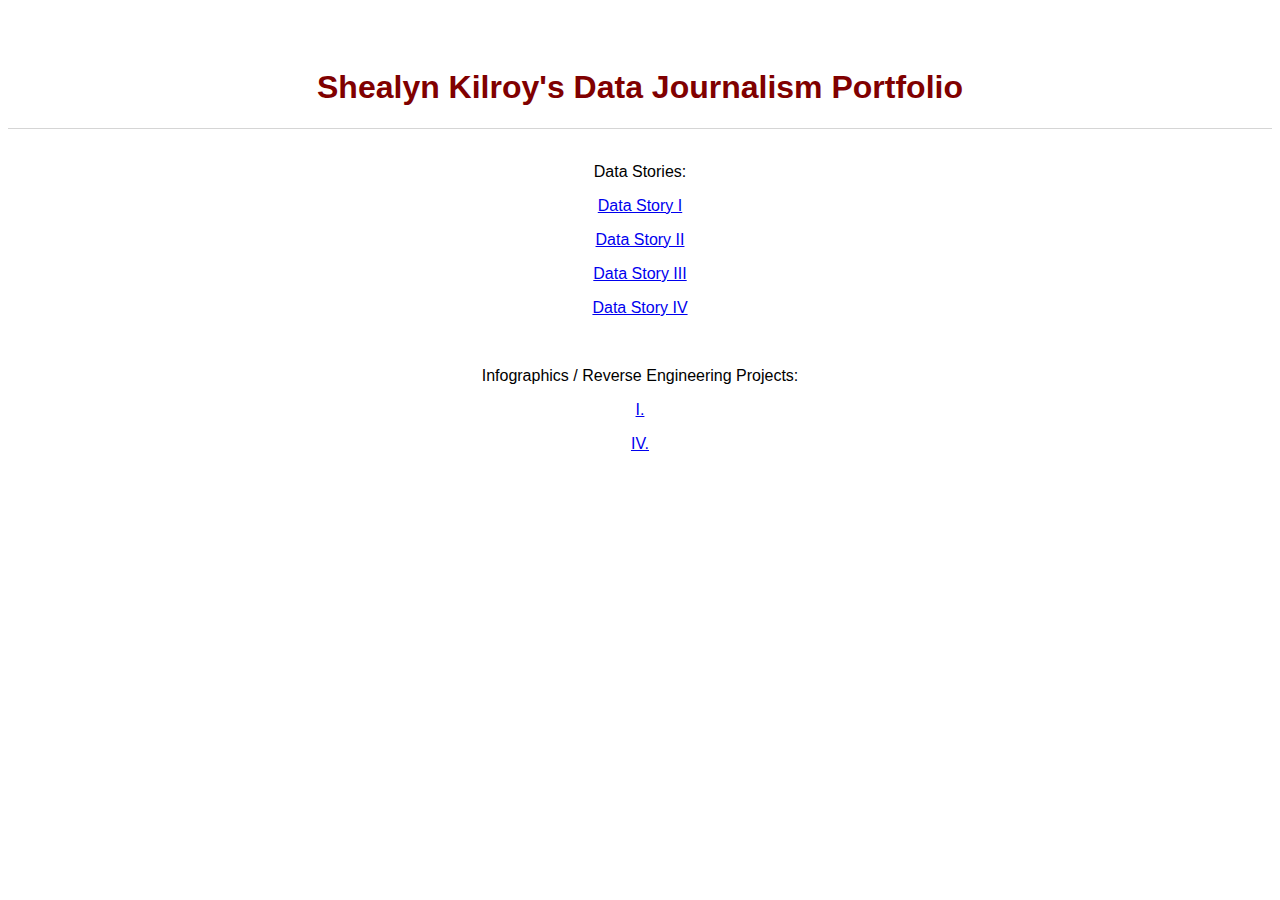
<file: index.html>
<!DOCTYPE html>
<head>
  <style>
      body { 
         font-family: Arial, sans-serif;
       }
      h1 {
        font-family: Georgia, sans-serif;
        font-weight: 900;
        text-align: center;
        color: maroon; 
    }
      .titleheader {
        padding-top: 40px;
        border-bottom:1.5px solid #d5d5d5
    }
     .linklist {
      text-align:center;
      }
  </style>
</head>
<body>
 <div class="titleheader"> <h1>Shealyn Kilroy's Data Journalism Portfolio
  </h1>
</div>
  <br>
  <p>
  <div class="linklist">
    Data Stories:
   <p> <a href="https://skdatajournalism.wordpress.com/2017/02/03/men-outnumber-women-in-philadelphia-vehicular-collision-data/"> Data Story I</a></p>
   <p><a href="http://shealynkilroy.github.io/data_story_ii">Data Story II</a></p>
    <p><a href="http://shealynkilroy.github.io/data_story_iii">Data Story III</a> </p>
  <p> <a href="https://skdatajournalism.wordpress.com/2017/05/06/another-year-another-130-die-with-dignity">Data Story IV</a></p>
  <br>
  <p>Infographics / Reverse Engineering Projects:</p>
  <p><a href="http://shealynkilroy.github.io/reverse-engineering-1">I.</a></p>
  <p><a href="http://shealynkilroy.github.io/reverse_engineering_iv">IV.</a></p>

  </div>
</body>
</file>
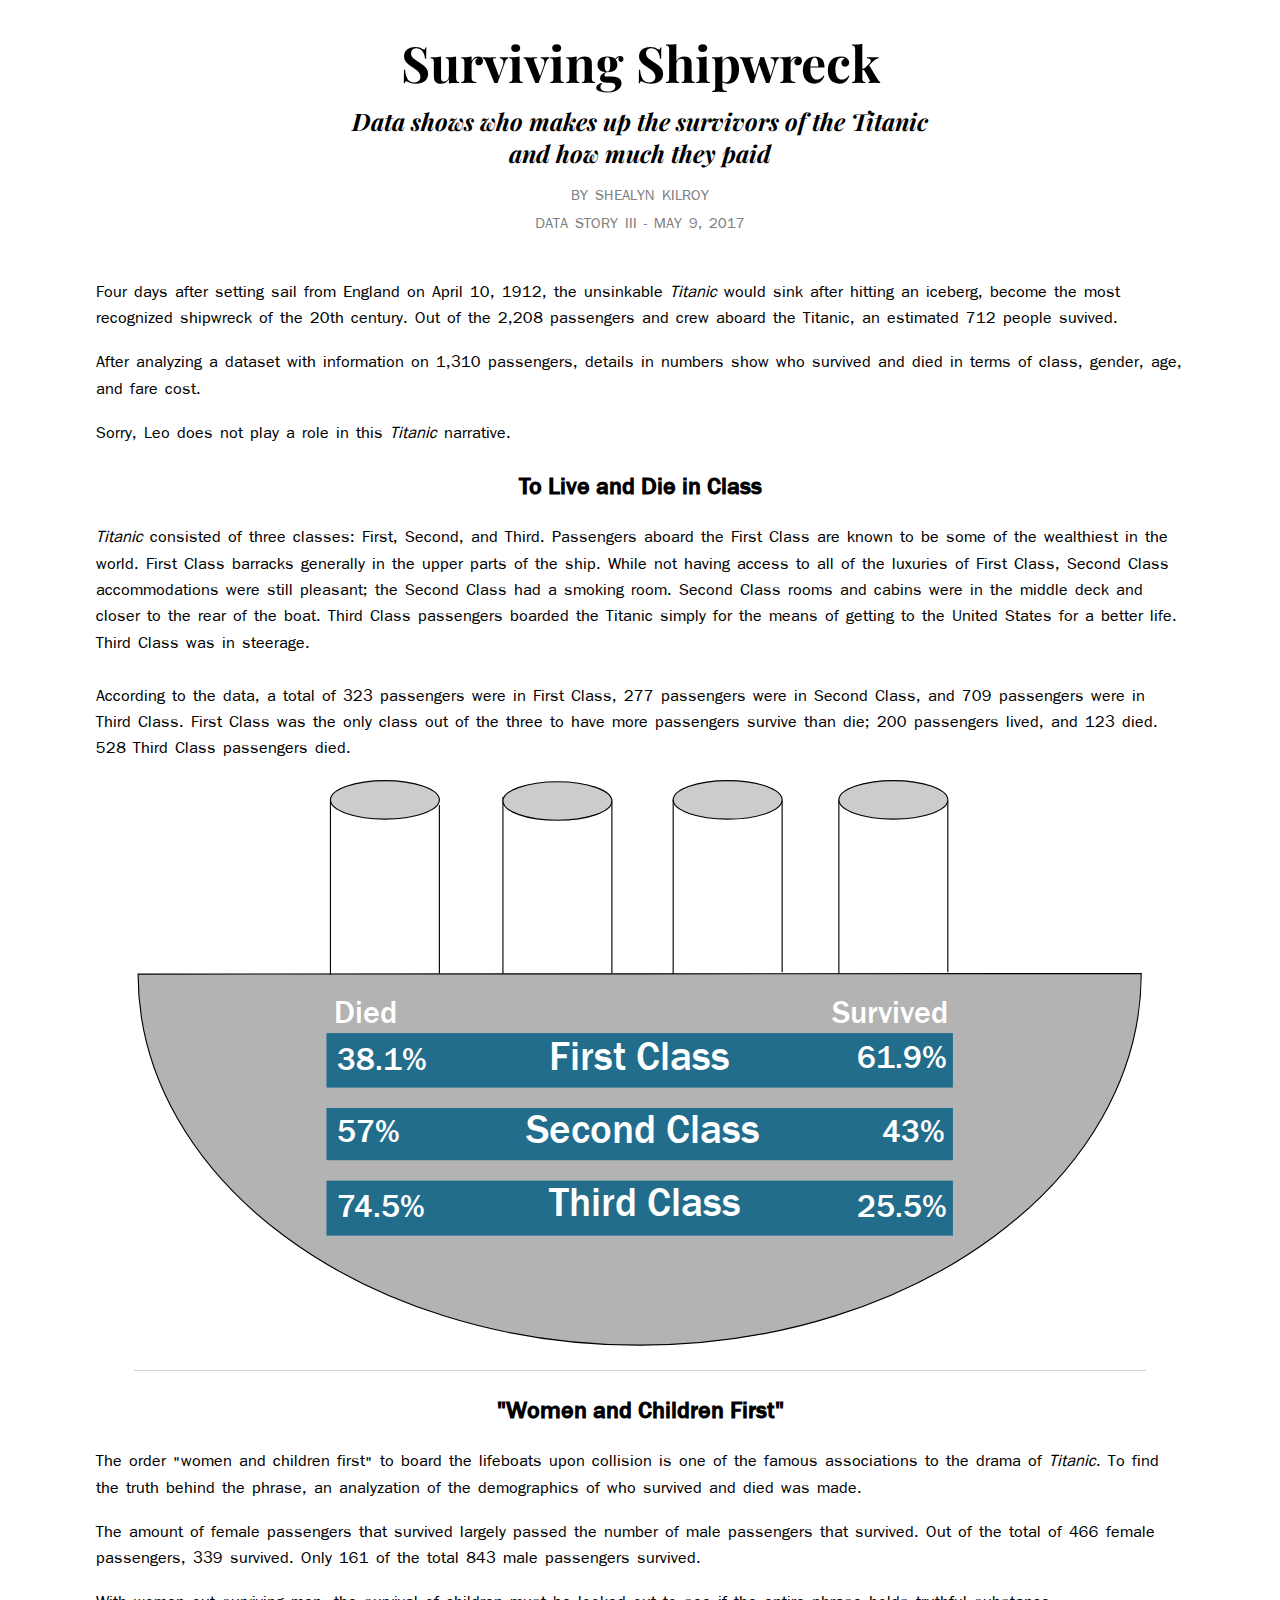
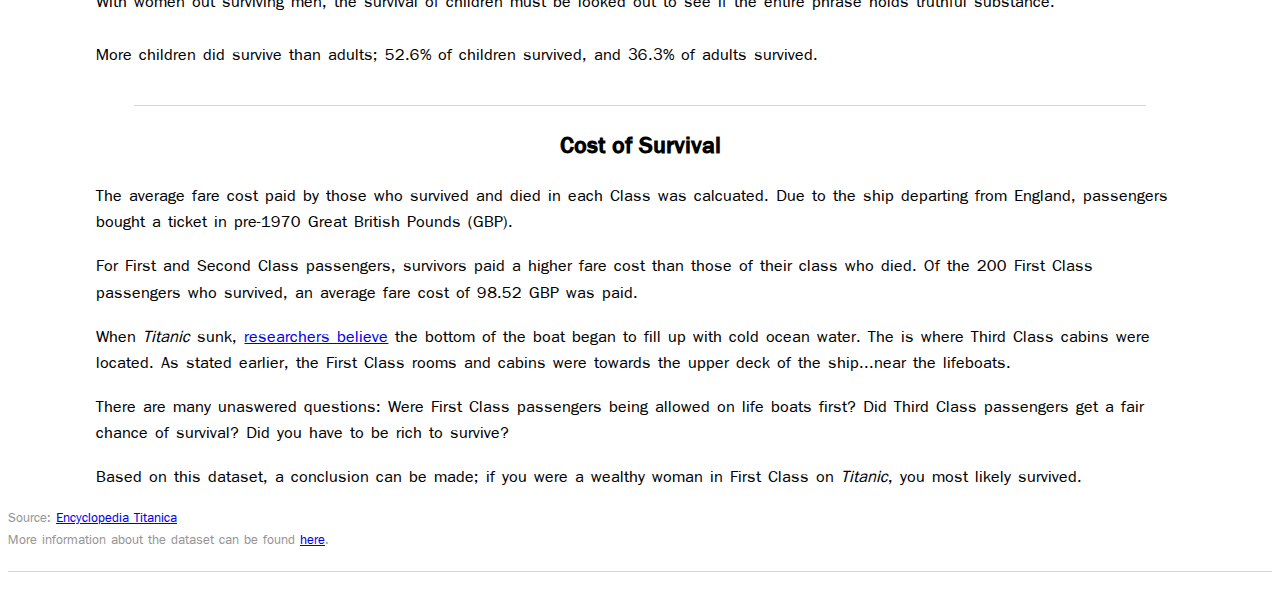
<file: data_story_iii/index.html>
<head>
    <!-- script links below for chart library-->
    <script src="https://code.jquery.com/jquery-3.2.1.min.js" integrity="sha256-hwg4gsxgFZhOsEEamdOYGBf13FyQuiTwlAQgxVSNgt4="crossorigin="anonymous"></script>
    <script src="https://code.highcharts.com/highcharts.js"></script>

    <link href="https://fonts.googleapis.com/css?family=Playfair+Display" rel="stylesheet">

    <!-- style sheet below-->
    <link rel="stylesheet" type="text/css" href="titanicstyle.css">

</head>

<body>
  <h1>Surviving Shipwreck</h1>
  <h2>Data shows who makes up the survivors of the Titanic<br>and how much they paid</h2>
  <div id="byline">BY SHEALYN KILROY<BR>
  <BR>
  DATA STORY III - MAY 9, 2017

  </div>
  <div class="paragraphs">
    <p>Four days after setting sail from England on April 10, 1912, the unsinkable <i>Titanic</i> would sink after hitting an iceberg, become the most recognized shipwreck of the 20th century. Out of the 2,208 passengers and crew aboard the Titanic, an estimated 712 people suvived. </p>

    <p>After analyzing a dataset with information on 1,310 passengers, details in numbers show who survived and died in terms of class, gender, age, and fare cost. </p>

    <P>Sorry, Leo does not play a role in this <i>Titanic</i> narrative.
  </div>

  <h3>To Live and Die in Class</h3>
  <div class="paragraphs">
    <p><i>Titanic</i> consisted of three classes: First, Second, and Third. Passengers aboard the First Class are known to be some of the wealthiest in the world. First Class barracks generally in the upper parts of the ship. While not having access to all of the luxuries of First Class, Second Class accommodations were still pleasant; the Second Class had a smoking room. Second Class rooms and cabins were in the middle deck and closer to the rear of the boat. Third Class passengers boarded the Titanic simply for the means of getting to the United States for a better life. Third Class was in steerage. 
    <BR>
    <BR>
    According to the data, a total of 323 passengers were in First Class, 277 passengers were in Second Class, and 709 passengers were in Third Class. First Class was the only class out of the three to have more passengers survive than die; 200 passengers lived, and 123 died. 528 Third Class passengers died. 
    <p>
  </div>
  <div id="chart1"><?xml version="1.0" encoding="utf-8"?>
<!-- Generator: Adobe Illustrator 21.0.2, SVG Export Plug-In . SVG Version: 6.00 Build 0)  -->
<svg version="1.1" xmlns="http://www.w3.org/2000/svg" xmlns:xlink="http://www.w3.org/1999/xlink" x="0px" y="0px"
     viewBox="0 0 891 519.6" style="enable-background:new 0 0 891 519.6;" xml:space="preserve">
<defs>
  <style type="text/css">
    @font-face {
      font-family: 'FranklinGothic-Medium';
      src: url(fonts/franklingothicmedium.ttf);
    }
  </style>
</defs>
<style type="text/css">
    .st0{fill:#B3B3B3;stroke:#000000;stroke-miterlimit:10;}
    .st1{fill:none;}
    .st2{fill:#FFFFFF;}
    .st3{font-family:'FranklinGothic-Medium';}
    .st4{font-size:28px;}
    .st5{fill:none;stroke:#000000;stroke-miterlimit:10;}
    .st6{fill:#CCCCCC;stroke:#000000;stroke-miterlimit:10;}
    .st7{fill:#236D8C;}
    .st8{font-size:36px;}
</style>
<g id="boatbottom">
    <path class="st0" d="M887.5,170.6c0.1,180.7-197.7,327.3-441.8,327.4S3.6,351.7,3.6,171l442-0.2L887.5,170.6z"/>
    <rect x="615.3" y="195" class="st1" width="107.3" height="28"/>
    <text transform="matrix(1 0 0 1 615.3074 213.6895)" class="st2 st3 st4">Survived</text>
    <rect x="176.3" y="195" class="st1" width="67.3" height="27"/>
    <text transform="matrix(1 0 0 1 176.3074 213.6895)" class="st2 st3 st4">Died</text>
</g>
<g id="towers">
    <line class="st5" x1="173.1" y1="171.5" x2="173.1" y2="17.5"/>
    <line class="st5" x1="269.1" y1="170.5" x2="269.1" y2="22"/>
    <ellipse class="st6" cx="221.1" cy="17.5" rx="48" ry="17"/>
    <line class="st5" x1="325.1" y1="170.5" x2="325.1" y2="15"/>
    <line class="st5" x1="421.1" y1="170" x2="421.1" y2="18.5"/>
    <ellipse class="st6" cx="373.1" cy="18.5" rx="48" ry="17"/>
    <line class="st5" x1="475.1" y1="171" x2="475.1" y2="17.5"/>
    <line class="st5" x1="571.1" y1="169.5" x2="571.1" y2="18"/>
    <ellipse class="st6" cx="523.1" cy="17.5" rx="48" ry="17"/>
    <line class="st5" x1="621.1" y1="170.5" x2="621.1" y2="17.5"/>
    <line class="st5" x1="717.1" y1="169.5" x2="717.1" y2="18"/>
    <ellipse class="st6" cx="669.1" cy="17.5" rx="48" ry="17"/>
</g>
<g id="boxes">
    <rect id="thirdclassbox" x="169.6" y="223" class="st7" width="552" height="48"/>
    <rect id="secondclassbox" x="169.6" y="289" class="st7" width="552" height="46"/>
    <rect id="firstclassbox" x="169.6" y="353" class="st7" width="552" height="48.5"/>
    <g id="text_1_">
        <rect x="365.3" y="360" class="st1" width="172.3" height="31"/>
        <text transform="matrix(1 0 0 1 365.3074 384.0303)" class="st2 st3 st8">Third Class</text>
        <rect x="365.3" y="231.8" class="st1" width="160.3" height="34.2"/>
        <text transform="matrix(1 0 0 1 365.3074 255.8086)" class="st2 st3 st8">First Class</text>
    </g>
    <rect x="345.3" y="296" class="st1" width="211.3" height="39"/>
    <text transform="matrix(1 0 0 1 345.3074 320.0303)" class="st2 st3 st8">Second Class</text>
    <rect x="637.3" y="366" class="st1" width="83.3" height="23"/>
    <text transform="matrix(1 0 0 1 637.3074 384.6895)" class="st2 st3 st4">25.5%</text>
    <rect x="179.3" y="237" class="st1" width="83.3" height="23"/>
    <text transform="matrix(1 0 0 1 179.3074 255.6895)" class="st2 st3 st4">38.1%</text>
    <rect x="659.3" y="300" class="st1" width="83.3" height="23"/>
    <text transform="matrix(1 0 0 1 659.3074 318.6895)" class="st2 st3 st4">43%</text>
    <rect x="179.3" y="366" class="st1" width="83.3" height="23"/>
    <text transform="matrix(1 0 0 1 179.3074 384.6895)" class="st2 st3 st4">74.5%</text>
    <rect x="179.3" y="300" class="st1" width="83.3" height="23"/>
    <text transform="matrix(1 0 0 1 179.3074 318.6895)" class="st2 st3 st4">57%</text>
    <rect x="637.3" y="235" transform="matrix(1 -3.144338e-03 3.144338e-03 1 -0.7717 2.136)" class="st1" width="83.3" height="23"/>
    <text transform="matrix(1 0 0 1 637.3293 253.5586)" class="st2 st3 st4">61.9%</text>
</g>
</svg>
</div>


  <h3>"Women and Children First"</h3>
  <div class="paragraphs">
    <p>The order "women and children first" to board the lifeboats upon collision is one of the famous associations to the drama of <i>Titanic</i>. To find the truth behind the phrase, an analyzation of the demographics of who survived and died was made.</p>
    
    <p>The amount of female passengers that survived largely passed the number of male passengers that survived. Out of the total of 466 female passengers, 339 survived. Only 161 of the total 843 male passengers survived. </p>
  </div>
  <div id="chart2a"></div>
  <div class="paragraphs">
    <p>With women out surviving men, the survival of children must be looked out to see if the entire phrase holds truthful substance.
    <BR>
    <BR>
    More children did survive than adults; 52.6% of children survived, and 36.3% of adults survived.</p> 
  </div>
  <div id="chart2b"></div>

  <div class="line"><BR></div>
  <h3>Cost of Survival</h3>
  <div class="paragraphs">
    <p> The average fare cost paid by those who survived and died in each Class was calcuated. Due to the ship departing from England, passengers bought a ticket in pre-1970 Great British Pounds (GBP).</p>

    <p> For First and Second Class passengers, survivors paid a higher fare cost than those of their class who died. Of the 200 First Class passengers who survived, an average fare cost of 98.52 GBP was paid. </p>
    
  </div>
  <div id="chart3"></div>
  <div class ="paragraphs">
  <p>When <i>Titanic</i> sunk, <a href="https://www.youtube.com/watch?v=FSGeskFzE0s"> researchers believe</a> the bottom of the boat began to fill up with cold ocean water. The is where Third Class cabins were located. As stated earlier, the First Class rooms and cabins were towards the upper deck of the ship...near the lifeboats. </p>
  <p> There are many unaswered questions: Were First Class passengers being allowed on life boats first? Did Third Class passengers get a fair chance of survival? Did you have to be rich to survive?</p>
  </div>
  <div class="paragraphs">
    <p>Based on this dataset, a conclusion can be made; if you were a wealthy woman in First Class on <i>Titanic</i>, you most likely survived.</p>
  </div>
  <div id="bottom-source">
            <p>Source: <a href="https://www.encyclopedia-titanica.org/">Encyclopedia Titanica</a><BR>
            More information about the dataset can be found <a href="http://biostat.mc.vanderbilt.edu/wiki/pub/Main/DataSets/titanic3info.txt">here</a>.</p>
  </div>

  <script>
    //chart 2a below //
      Highcharts.chart('chart2a', {
        chart: {
            type: 'bar',
            spacingRight: 70,
            spacingLeft:70,
            height: 200,
            style: {
                fontFamily: "Franklin Light",
            }
        },
        title: {
            text: ' '
        },

        credits: {
            enabled: false
        },

        exporting: {
            enabled: false
        },

        tooltip: {
            pointFormat: '<span style="color:{series.color}">{series.name}</span>: {point.y} ({point.percentage:.1f}%)'
        },

        xAxis: {
            categories: ['Female', 'Male'],
            labels: {
                style: {
                    fontSize:'1.2em'
                }
            }
        },

        yAxis: {
            min: 0,

            title: {
                text: ' '
            },
    
            gridLineWidth: 0,

            labels: {
                formatter: function(){
                    if(this.value === 50){
                        return this.value + '%';
                    }
                }
            },
            plotLines:[{
                color:'#999999',
                width: 1,
                value: 50,
            }]
        },


        legend: {
            enabled:true,
            reversed: true,
            verticalAlign: 'top',
            itemHoverStyle: {
                cursor: 'default'
            },
            itemStyle: {
                fontSize:'1em'
            }, 
        },

        plotOptions: {
            series: {
                stacking: 'percent',
                pointWidth: 45,
                events: {
                legendItemClick: function() {
                return false;
                    }
                }
            }
        },

        series: [{
            name: 'Died',
            data: [127,682],
            color: '#103240'
            },
            {
            name: 'Survived',
            data: [339,161],
            color:'#3BB3E5'
            }]
    });
    //.......................................................//
    //chart 2b//
    Highcharts.chart('chart2b', {
        chart: {
            type: 'bar',
            spacingRight: 70,
            spacingLeft:70,
            height: 200,
            style: {
                fontFamily: "Franklin Light",
            }
        },
        title: {
            text: ' '
        },

        credits: {
            enabled: false
        },

        exporting: {
            enabled: false
        },

        tooltip: {
            pointFormat: '<span style="color:{series.color}">{series.name}</span>: {point.y} ({point.percentage:.1f}%)'
        },

        xAxis: {
            categories: ['Adult', 'Children'],
            labels: {
                style: {
                    fontSize:'1.2em'
                }
            }
        },

        yAxis: {
            min: 0,

            title: {
                text: ' '
            },
    
            gridLineWidth: 0,

            labels: {
                formatter: function(){
                    if(this.value === 50){
                        return this.value + '%';
                    }
                }
            },
            plotLines:[{
                color:'#999999',
                width: 1,
                value: 50,
            }]
        },


        legend: {
            enabled: false, 
        },

        plotOptions: {
            series: {
                stacking: 'percent',
                pointWidth: 45,
                events: {
                legendItemClick: function() {
                return false;
                    }
                }
            }
        },

        series: [{
            name: 'Died',
            data: [736,73],
            color: '#103240'
            },
            {
            name: 'Survived',
            data: [419,81],
            color:'#3BB3E5'
            }]
    });
  //.......................................................//
  // script for bottom chart below //
  Highcharts.chart('chart3', {
    chart: {
        type: 'bar',
        spacingRight: 70,
        spacingLeft:70,
        style: {
          fontFamily: "Franklin Light"
            }
    },
    title: {
        text: ''
    },
  
    xAxis: {
        categories: ['First Class', 'Second Class', 'Third Class'],
        title: {
            text: null
          },
        labels: {
                style: {
                    fontSize:'1.2em'
                }
        }
    },
    yAxis: {
        min: 0,
        max: 100,
        gridLineWidth: 0,
        title: {
            text: 'Average fare cost (in Pre-1970 GBP)',
        },
        labels: {
            enabled: false,
            overflow: 'none'
        }
    },

    tooltip: {
        pointFormat: '<span style="color:{series.color}">{series.name}</span>: {point.y}'
    },

    plotOptions: {
        bar: {
            dataLabels: {
                enabled: true,
              }
        },

        series: {
            pointWidth: 45,
            groupPadding:0.09,
            dataLabels: {
                style:{
                  fontSize: '1.2em'
                }
            }
          }
      },

    legend: {
            enabled:true,
            reversed: false,
            verticalAlign: 'top',
            itemHoverStyle: {
                cursor: 'default'
            },
            itemStyle: {
                fontSize:'1em'
            }, 
        },

    credits: {
        enabled: false
    },

    series: [{
        name: 'Survived',
        data: [98.52, 23.01, 12.99],
        color: '#3BB3E5'
      }, {
        name: 'Died',
        data: [74.02, 20.58, 13.51],
        color: '#103240'
    }]
});

  </script>
</body>
</file>
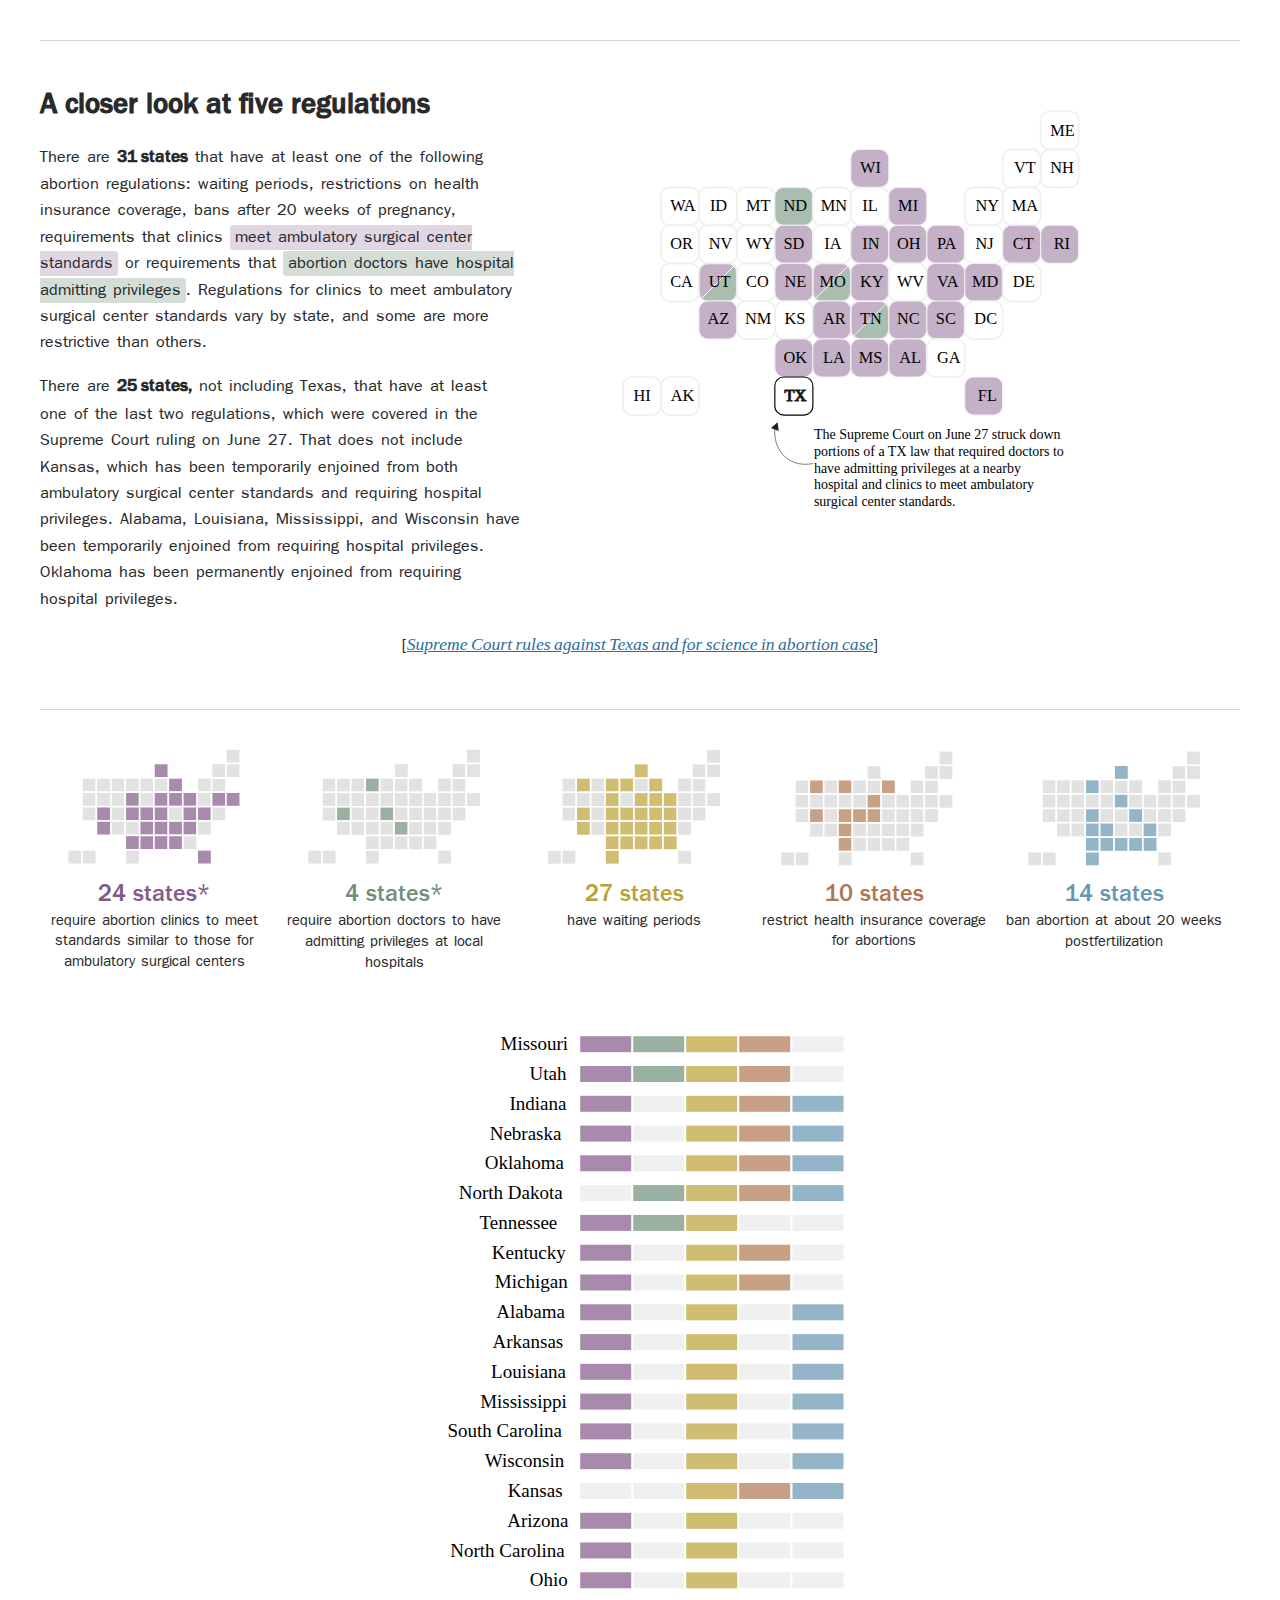
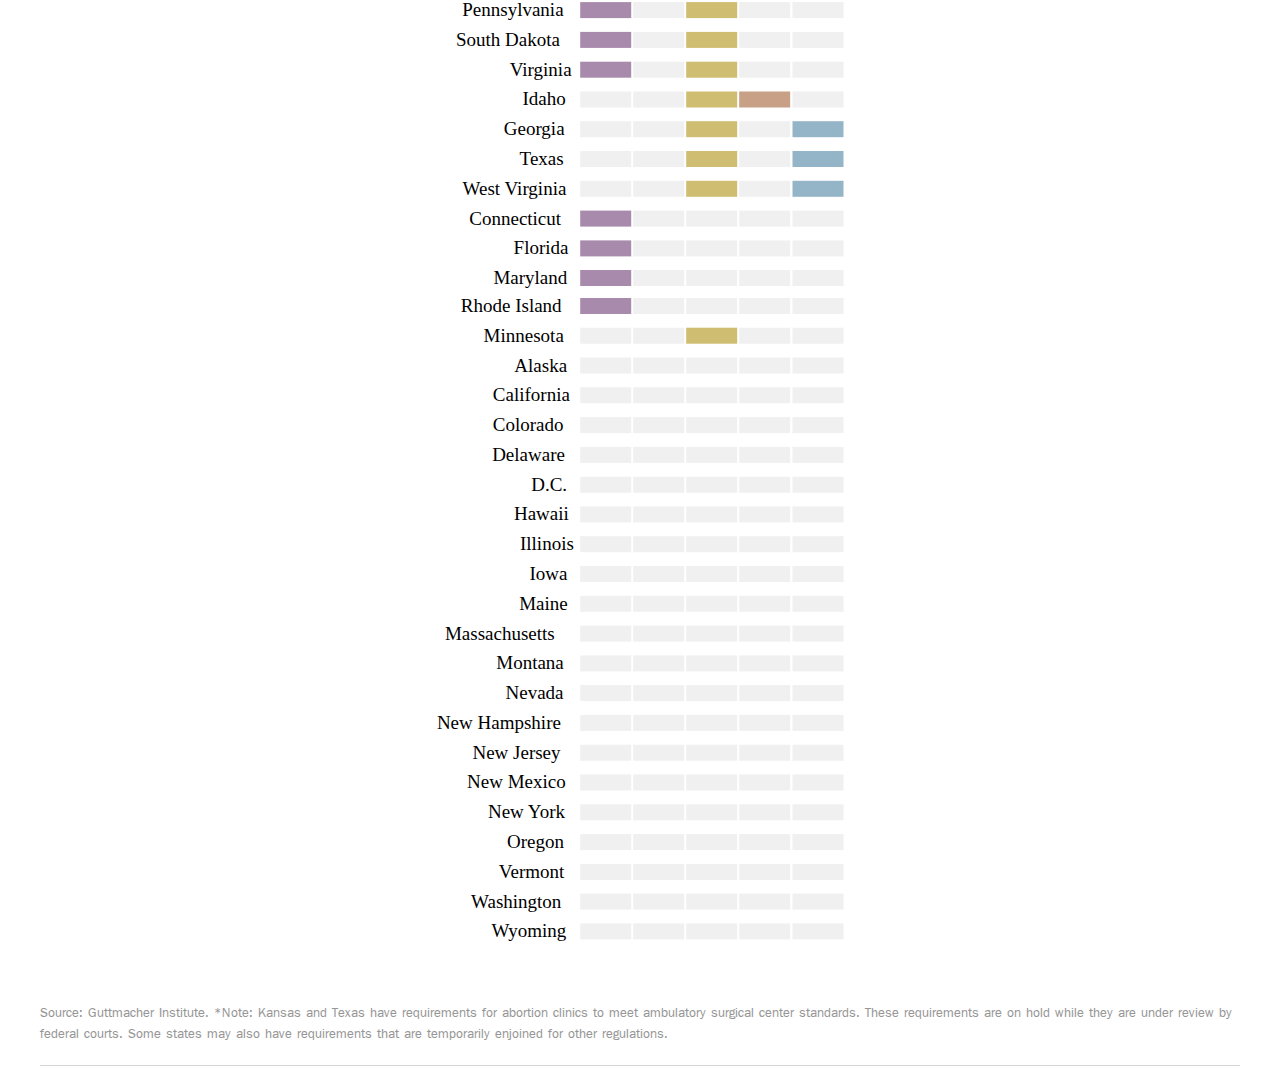
<file: reverse-engineering-1/index.html>
<head>
	<title>Shealyn Kilroy's Reverse Engineering Project</title>
	<style>
	 	@font-face {
	 		font-family: "Franklin Bold";
	 		src:url(fonts/ITCFranklinGothicStd-Med.otf);
	 	}

	 	@font-face {
	 		font-family: "Franklin Light";
	 		src:url(fonts/franklin-gothic-light.ttf);
	 	}

	 	body {
	 		margin: 40px;
	 		color: #2a2a2a;
	 	}

	 	h1 { 
	 		font-family: "Franklin Bold",Helvetica,Arial, sans-serif;
	 		font-size: 1.8em;
	 		font-weight: 800;
	 	}

	 	p {
	 		font-family: "Franklin Light", Helvetica, Arial, sans-serif;
	 		font-size: 1.1em;
	 		line-height: 1.5em;
	 		word-spacing:-1px;
	 	}

	 	.callout { 
	 		font-family: "Franklin Bold", Helvetica, Arial, sans-serif;
	 		font-weight:800;
	 	}

	 	.highlight1 {
	 		background-color: RGBA(196,176,199,.5);
	 		padding:5px;
	 		border-radius:3px;
	 	}

	 	.highlight2 {
	 		background-color: RGBA(169,189,176,.5);
	 		padding:5px; 
	 		border-radius:3px;
	 	}
	 	.story-link {
	 		font-family:Georgia,serif;
	 		font-size:1em;
	 		font-style:italic;
	 		color:#2e6d9d;
	 		text-decoration:underline;
	 	}

	 	.story-link:hover {
	 		color:#337ab7;
	 	}

	 	.top {
	 		width:100%;
	 		padding-top:30px;
	 		border-top:1.5px solid #d5d5d5;
	 	}

	 	.middle {
	 		text-align:center;
	 		clear:both;
	 	}

	 	.bottom {
	 		width:100%;
	 		clear:both;
	 		margin-top:50px;
	 		border-top:1.5px solid #d5d5d5;
	 		padding-top:30px;
	 	}

	 	.left {
	 		float:left;
	 		width:40%;
	 	}

	 	.right{
	 		float:left;
	 		width:55%;
	 		margin-left:5%;
	 	}

	 	.right img{
	 		max-width:560px;
	 		margin-right:10px;
	 	}

	 	.map-wrap{
	 		float:left;
	 		width:19%;
	 		margin-right:1%;
	 		text-align:center;
	 	}
 		
 		.map-wrap p {
 			font-size:1em;
 			margin-top:-1px;
 			line-height:1.3em;
 		}

 		.total {
 			font-family:"Franklin Bold", Helvetica, Arial, sans-serif;
 			font-size:1.5em;
 		}

 		.bottom-chart{
 			width:100%;
 			clear:both;
 			text-align:center;
 		}
 		.bottom-chart img{
 			max-width:420px;
 		}

 		.bottom-source {
 			color:#969696;
 			line-height:20px;
 			float:left;
 			font-size:.8em;
 			border-bottom:1px solid #d5d5d5;
 			padding-bottom:5px;
 			margin-bottom:20px;
 		}

 		/*TABLET*/
 		@media (max-width: 880px) {
 			body{
 				margin:10px;
 			}

 			.left {
 				width: 100%;
 				float: none
 			}
 			/* margin, padding, border can be specified per side not float */

 			.right{
 				width:80%;
 				float:none;
 				margin-left:0;
 				text-align:center;
 			}
 			/*use a clear: an invistible div that you give a class called clearin html*/
 			.map-wrap{
 			 	width:30%;
 			 	margin-right:3%;
 			 }
 			.clear{
 				clear:both;
 			}

 		}
 		/*mobile*/
 		@media(max-width: 480px) {
 			.right img {
 				width:120%;
 				margin-right:0;
 			}

 			.map-wrap{
 				width:90%;
 				padding: 0% 5%;
 			}

 			.map-wrap img{
 				display:none;
 			}

 			.bottom-chart img {
 				width:90%;
 			}
 		}
	</style>
</head>
<body>
	<div class="top">
		<div class="left">
			<h1>A closer look at five regulations</h1>
			<p>There are <span class="callout">31 states</span> that have at least one of the following abortion regulations: waiting periods, restrictions on health insurance coverage, bans after 20 weeks of pregnancy, requirements that clinics <span class="highlight1">meet ambulatory surgical center standards</span> or requirements that <span class="highlight2">abortion doctors have hospital admitting privileges</span>. Regulations for clinics to meet ambulatory surgical center standards vary by state, and some are more restrictive than others.</p>
			<p>There are <span class="callout">25 states,</span> not including Texas, that have at least one of the last two regulations, which were covered in the Supreme Court ruling on June 27. That does not include Kansas, which has been temporarily enjoined from both ambulatory surgical center standards and requiring hospital privileges. Alabama, Louisiana, Mississippi, and Wisconsin have been temporarily enjoined from requiring hospital privileges. Oklahoma has been permanently enjoined from requiring hospital privileges.</p>
		</div>
		<div class="right">
			<img src="img/top-map-1.svg"></img>
		</div>
	</div>
	<div class="middle">
		<p class="link">[<a class="story-link" href="https://www.washingtonpost.com/news/to-your-health/wp/2016/06/27/the-supreme-court-rules-against-texas-and-for-science-in-abortion-case/">Supreme Court rules against Texas and for science in abortion case</a>]</p>
	</div>
	<div class="bottom">
		<div class="bottom-maps">
			<div class="map-wrap">
				<img src="img/bottom-map-1.svg"></img>
				<span class="total" style="color:#835B89">24 states*</span>
				<p>require abortion clinics to meet standards similar to those for ambulatory surgical centers</p>
			</div>
			<div class="map-wrap">
				<img src="img/bottom-map-2.svg"></img>
				<span class="total" style="color:#6F917B">4 states*</span>
				<p>require abortion doctors to have admitting privileges at local hospitals</p>
			</div>
				<div class="map-wrap">
				<img src="img/bottom-map-3.svg"></img>
				<span class="total" style="color:#BBA135">27 states</span>
				<p>have waiting periods</p>
			</div>
			<div class="clear">
			</div>
			<div class="map-wrap">
				<img src="img/bottom-map-4.svg"></img>
				<span class="total" style="color:#AF7852">10 states</span>
				<p>restrict health insurance coverage for abortions</p>
			</div>
			<div class="map-wrap">
				<img src="img/bottom-map-5.svg"></img>
				<span class="total" style="color:#6796b0">14 states</span>
				<p>ban abortion at about 20 weeks postfertilization</p>
			</div>
		</div>
		<div class="bottom-chart">
			<img src="img/bottom-chart-1.svg"></img>
		</div>
		<div class="bottom-source">
			<p>Source: Guttmacher Institute. *Note: Kansas and Texas have requirements for abortion clinics to meet ambulatory surgical center standards. These requirements are on hold while they are under review by federal courts. Some states may also have requirements that are temporarily enjoined for other regulations.</p>
		</div>

	</div>
</body>
</file>
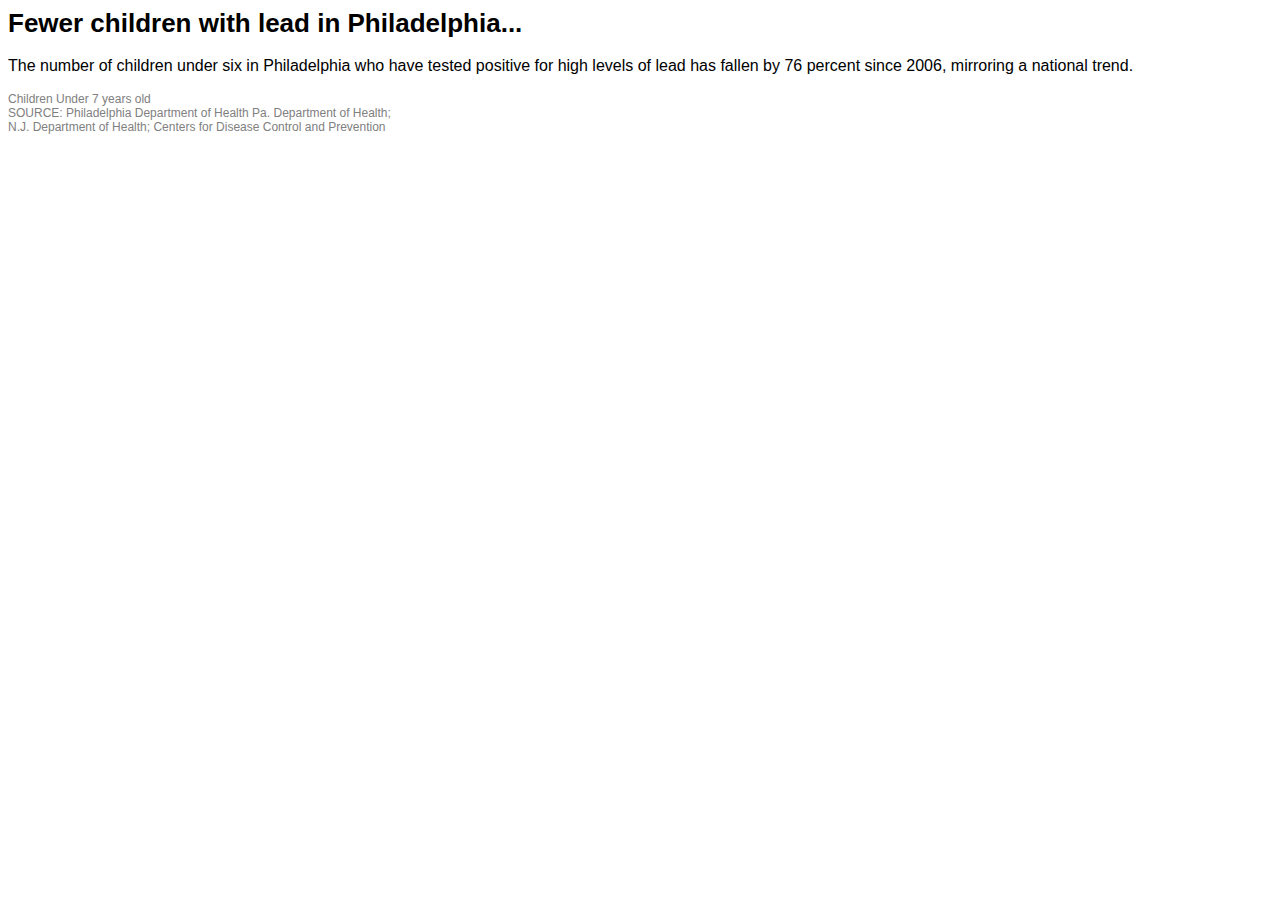
<file: reverse_engineering_2/index.html>
<head>
	<title>Shealyn's Reverse Engineering Project 2</title> 
	<script src="https://code.highcharts.com/highcharts.js"></script>
	<style>
	h1 {
		font-family: sans-serif;
		font-size:26px;
		font-weight:bold;
	}
	p {
		font-family:sans-serif;
		line-height:1.2;
		font-weight:200;

	}

	.source {
		font-family:sans-serif;
		font-size:12px;
		color:gray;
		line-height: 1.5;
	}
	</style>
</head>
<body>
	<h1>Fewer children with lead in Philadelphia...</h1>
	<p>The number of children under six in Philadelphia who have tested positive for high levels of lead has fallen by 76 percent since 2006, mirroring a national trend.</p>
	<div id="chart1"></div>
	<div class="source">
		<p>Children Under 7 years old<br>
		SOURCE: Philadelphia Department of Health Pa. Department of Health; <br>
		N.J. Department of Health; Centers for Disease Control and Prevention<br>
		</p>
	</div>

	<!-- JS:CHART1-->
	<script>
		Highcharts.chart('chart1',{

				chart: {
					type:'column'
				},

				series: [{
					name:'Percent with a blood lead level (BLL) of 5-9',
					data:[27.2, 20.4,15.6, 11.3,10.1,7.3,7.3,6.6,6.5,5.9],
					color:'#555555'
					},

						{
					name: 'Percent with a blood lead level (BLL) of 10+',
					data:[7.7,4.1,3.2,2.5,2.4,1.7,1.7,1.5,1.5,1.3],
					color: '#F1FC46'
					}
				],

				plotOptions:{
					column: {
						stacking: 'normal'
					}
				},

				xAxis: {
					categories: ['2006', '2007', '2008', '2009', '2010', '2011', '2012', '2013', '2014', '2015']
				},

				yAxis: {
					title: {
						text: '% of tested children BLL 5+'
					},

					gridLineWidth: 0
					
				},

				title: {
					text:''
				},

				credits: {
					enabled: false
				}, 

				tooltip: {
					formatter: function(){
						return this.y + '% of children in Philly in ' + this.x + ' had a BLL of' +this.series.name.substring(40,44)

					}

				},

			});

	</script>
</body>
</file>
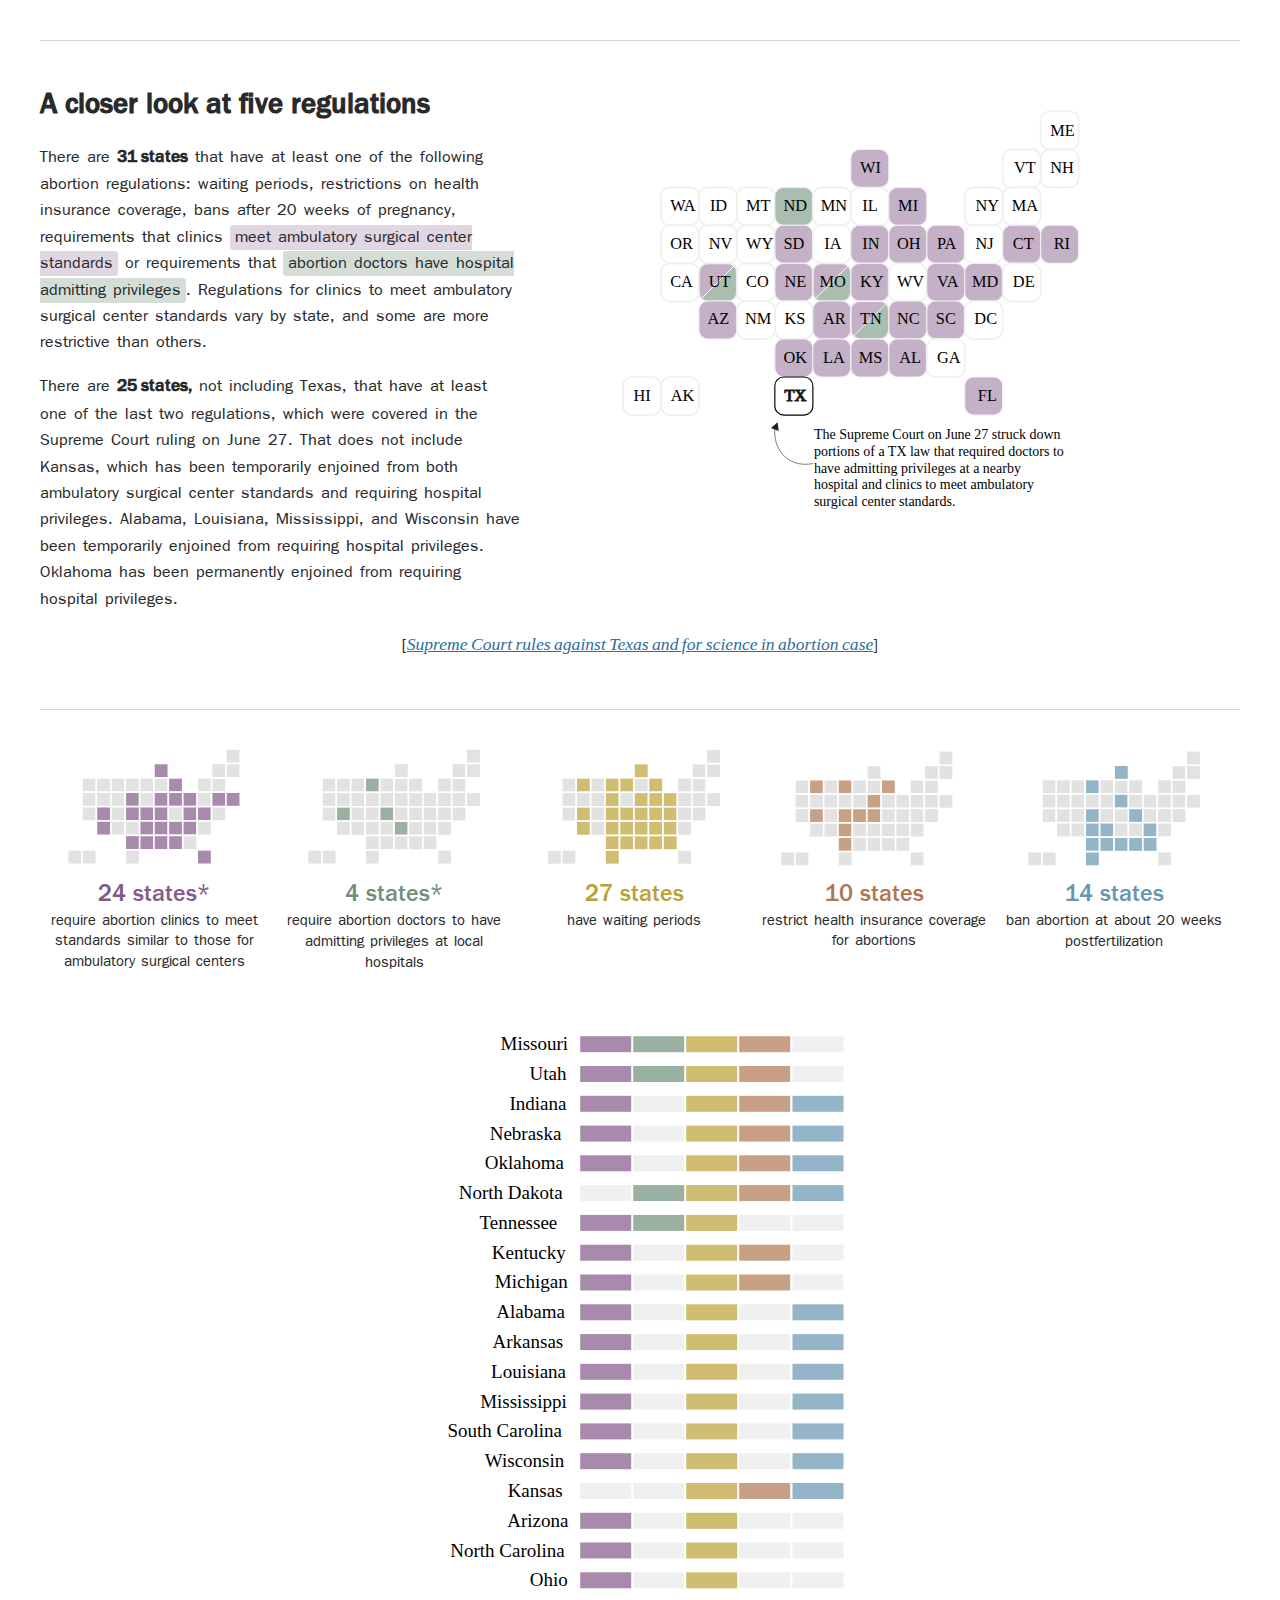
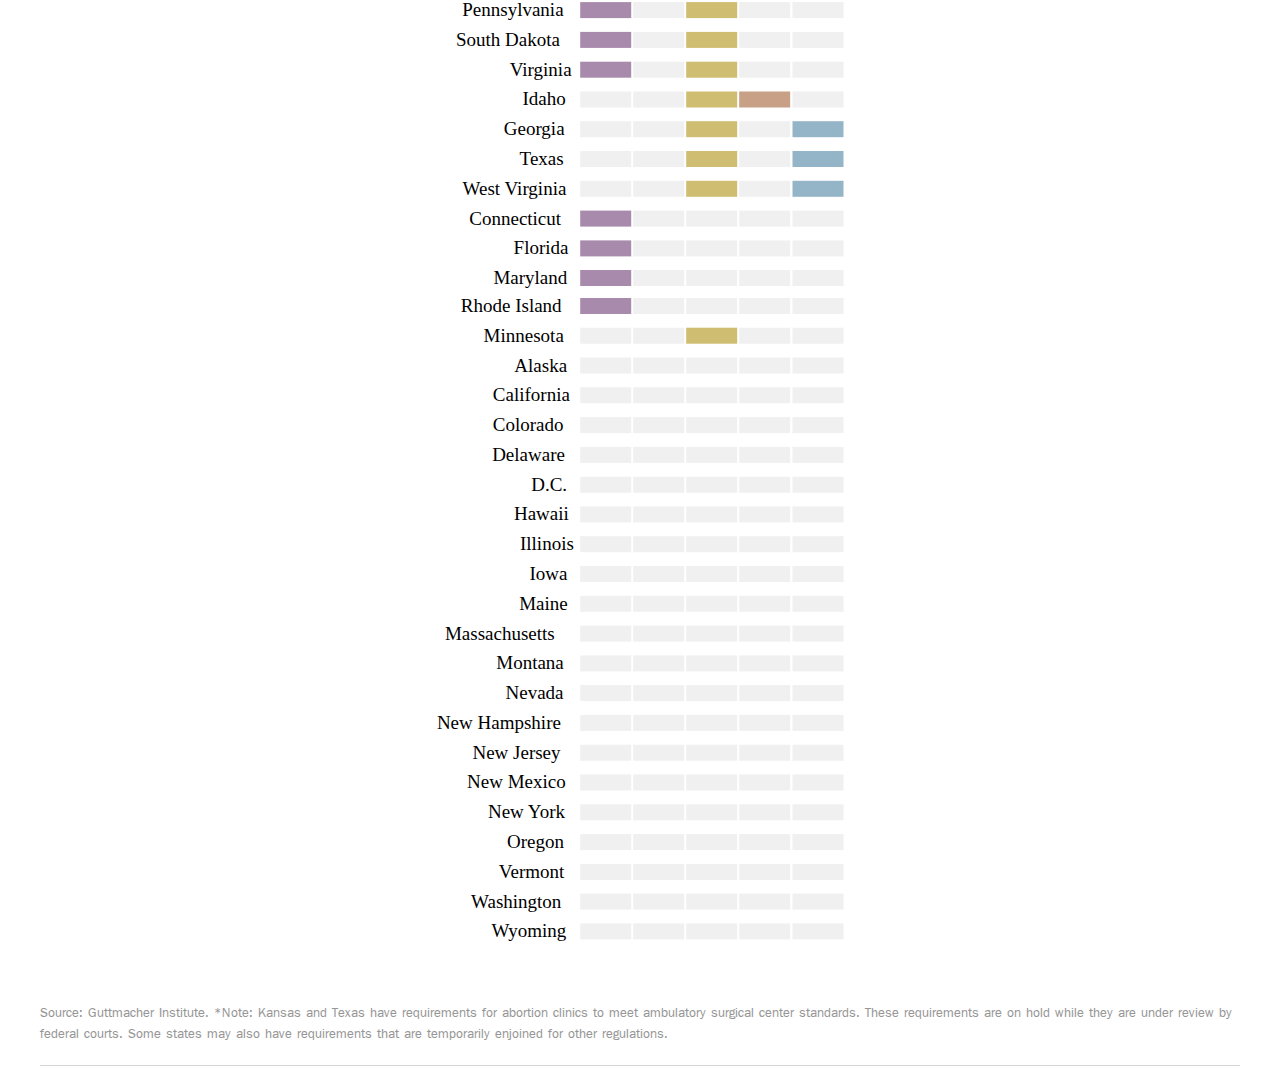
<file: reverse-engineering-1/WAPO.html>
<head>
	<title>Shealyn Kilroy's Reverse Engineering Project</title>
	<style>
	 	@font-face {
	 		font-family: "Franklin Bold";
	 		src:url(fonts/ITCFranklinGothicStd-Med.otf);
	 	}

	 	@font-face {
	 		font-family: "Franklin Light";
	 		src:url(fonts/franklin-gothic-light.ttf);
	 	}

	 	body {
	 		margin: 40px;
	 		color: #2a2a2a;
	 	}

	 	h1 { 
	 		font-family: "Franklin Bold",Helvetica,Arial, sans-serif;
	 		font-size: 1.8em;
	 		font-weight: 800;
	 	}

	 	p {
	 		font-family: "Franklin Light", Helvetica, Arial, sans-serif;
	 		font-size: 1.1em;
	 		line-height: 1.5em;
	 		word-spacing:-1px;
	 	}

	 	.callout { 
	 		font-family: "Franklin Bold", Helvetica, Arial, sans-serif;
	 		font-weight:800;
	 	}

	 	.highlight1 {
	 		background-color: RGBA(196,176,199,.5);
	 		padding:5px;
	 		border-radius:3px;
	 	}

	 	.highlight2 {
	 		background-color: RGBA(169,189,176,.5);
	 		padding:5px; 
	 		border-radius:3px;
	 	}
	 	.story-link {
	 		font-family:Georgia,serif;
	 		font-size:1em;
	 		font-style:italic;
	 		color:#2e6d9d;
	 		text-decoration:underline;
	 	}

	 	.story-link:hover {
	 		color:#337ab7;
	 	}

	 	.top {
	 		width:100%;
	 		padding-top:30px;
	 		border-top:1.5px solid #d5d5d5;
	 	}

	 	.middle {
	 		text-align:center;
	 		clear:both;
	 	}

	 	.bottom {
	 		width:100%;
	 		clear:both;
	 		margin-top:50px;
	 		border-top:1.5px solid #d5d5d5;
	 		padding-top:30px;
	 	}

	 	.left {
	 		float:left;
	 		width:40%;
	 	}

	 	.right{
	 		float:left;
	 		width:55%;
	 		margin-left:5%;
	 	}

	 	.right img{
	 		max-width:560px;
	 		margin-right:10px;
	 	}

	 	.map-wrap{
	 		float:left;
	 		width:19%;
	 		margin-right:1%;
	 		text-align:center;
	 	}
 		
 		.map-wrap p {
 			font-size:1em;
 			margin-top:-1px;
 			line-height:1.3em;
 		}

 		.total {
 			font-family:"Franklin Bold", Helvetica, Arial, sans-serif;
 			font-size:1.5em;
 		}

 		.bottom-chart{
 			width:100%;
 			clear:both;
 			text-align:center;
 		}
 		.bottom-chart img{
 			max-width:420px;
 		}

 		.bottom-source {
 			color:#969696;
 			line-height:20px;
 			float:left;
 			font-size:.8em;
 			border-bottom:1px solid #d5d5d5;
 			padding-bottom:5px;
 			margin-bottom:20px;
 		}

 		/*TABLET*/
 		@media (max-width: 880px) {
 			body{
 				margin:10px;
 			}

 			.left {
 				width: 100%;
 				float: none
 			}
 			/* margin, padding, border can be specified per side not float */

 			.right{
 				width:80%;
 				float:none;
 				margin-left:0;
 				text-align:center;
 			}
 			/*use a clear: an invistible div that you give a class called clearin html*/
 			.map-wrap{
 			 	width:30%;
 			 	margin-right:3%;
 			 }
 			.clear{
 				clear:both;
 			}

 		}
 		/*mobile*/
 		@media(max-width: 480px) {
 			.right img {
 				width:120%;
 				margin-right:0;
 			}

 			.map-wrap{
 				width:90%;
 				padding: 0% 5%;
 			}

 			.map-wrap img{
 				display:none;
 			}

 			.bottom-chart img {
 				width:90%;
 			}
 		}
	</style>
</head>
<body>
	<div class="top">
		<div class="left">
			<h1>A closer look at five regulations</h1>
			<p>There are <span class="callout">31 states</span> that have at least one of the following abortion regulations: waiting periods, restrictions on health insurance coverage, bans after 20 weeks of pregnancy, requirements that clinics <span class="highlight1">meet ambulatory surgical center standards</span> or requirements that <span class="highlight2">abortion doctors have hospital admitting privileges</span>. Regulations for clinics to meet ambulatory surgical center standards vary by state, and some are more restrictive than others.</p>
			<p>There are <span class="callout">25 states,</span> not including Texas, that have at least one of the last two regulations, which were covered in the Supreme Court ruling on June 27. That does not include Kansas, which has been temporarily enjoined from both ambulatory surgical center standards and requiring hospital privileges. Alabama, Louisiana, Mississippi, and Wisconsin have been temporarily enjoined from requiring hospital privileges. Oklahoma has been permanently enjoined from requiring hospital privileges.</p>
		</div>
		<div class="right">
			<img src="img/top-map-1.svg"></img>
		</div>
	</div>
	<div class="middle">
		<p class="link">[<a class="story-link" href="https://www.washingtonpost.com/news/to-your-health/wp/2016/06/27/the-supreme-court-rules-against-texas-and-for-science-in-abortion-case/">Supreme Court rules against Texas and for science in abortion case</a>]</p>
	</div>
	<div class="bottom">
		<div class="bottom-maps">
			<div class="map-wrap">
				<img src="img/bottom-map-1.svg"></img>
				<span class="total" style="color:#835B89">24 states*</span>
				<p>require abortion clinics to meet standards similar to those for ambulatory surgical centers</p>
			</div>
			<div class="map-wrap">
				<img src="img/bottom-map-2.svg"></img>
				<span class="total" style="color:#6F917B">4 states*</span>
				<p>require abortion doctors to have admitting privileges at local hospitals</p>
			</div>
				<div class="map-wrap">
				<img src="img/bottom-map-3.svg"></img>
				<span class="total" style="color:#BBA135">27 states</span>
				<p>have waiting periods</p>
			</div>
			<div class="clear">
			</div>
			<div class="map-wrap">
				<img src="img/bottom-map-4.svg"></img>
				<span class="total" style="color:#AF7852">10 states</span>
				<p>restrict health insurance coverage for abortions</p>
			</div>
			<div class="map-wrap">
				<img src="img/bottom-map-5.svg"></img>
				<span class="total" style="color:#6796b0">14 states</span>
				<p>ban abortion at about 20 weeks postfertilization</p>
			</div>
		</div>
		<div class="bottom-chart">
			<img src="img/bottom-chart-1.svg"></img>
		</div>
		<div class="bottom-source">
			<p>Source: Guttmacher Institute. *Note: Kansas and Texas have requirements for abortion clinics to meet ambulatory surgical center standards. These requirements are on hold while they are under review by federal courts. Some states may also have requirements that are temporarily enjoined for other regulations.</p>
		</div>

	</div>
</body>
</file>
<file: data_story_iii/titanicstyle.css>
@font-face{
        font-family: "Franklin Light";
        src:url(fonts/franklin-gothic-light-ssi-light.ttf);
      }

      @font-face{
        font-family:"FranklinGothic-Medium";
        src:url(fonts/franklingothicmedium.ttf);
      }

      h1 { 
        display: block; 
        font-family: "Playfair Display", serif;
        text-align: center; 
        font-size:50px;
        line-height:90%;
        margin-top: 40px;
        margin-bottom: 10px;
      }

      h2 {
        display:block;
        font-family:"Playfair Display", serif;
        text-align:center;
        font-style: italic;
      }

      #byline {
        text-align: center;
        font-family: "Franklin Light", Helvetica, Arial, sans-serif;
        font-weight: 500;
        font-size: 1em;
        color:gray;
        padding-bottom:2.5%;
      }

      p {
        font-family: "Franklin Light", Helvetica, Arial, sans-serif;
        font-size: 1.1em;
        line-height: 1.5em;
        word-spacing:-1px;
       }
  
      #chart1 {
        max-width: 80%;
        margin:auto;
        display:block;
        border-bottom:1px solid #d5d5d5;
      }

      .paragraphs {
        margin-right:7%;
        margin-left:7%;
      }

      h3 {
        font-family: "FranklinGothic-Medium",Helvetica,Arial, sans-serif;
        font-size: 1.5em;
        font-weight: 800;
        text-align:center;
      }
      .line {
        max-width:80%;
        margin:auto;
        display:block;
        border-bottom:1px solid #d5d5d5;
      }

      #bottom-source {
            color:#969696;
            line-height:20px;
            font-size:.8em;
            border-bottom:1px solid #d5d5d5;
            padding-bottom:5px;
            margin-bottom:20px;
        }
</file>
